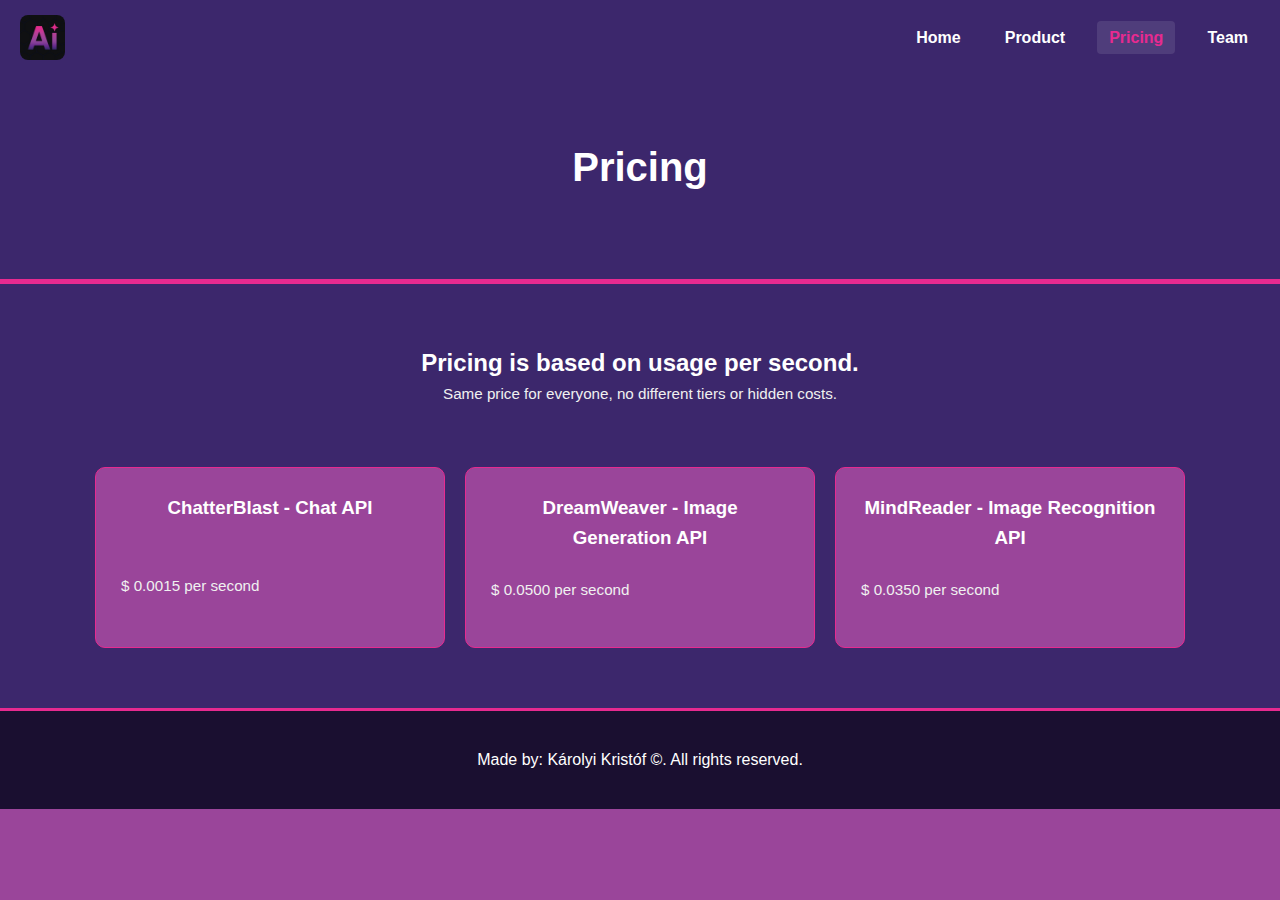
<file: pricing.html>
<!DOCTYPE html>
<html lang="en">
<head>
    <meta charset="UTF-8">
    <meta name="viewport" content="width=device-width, initial-scale=1.0">
    <title>Pricing</title>
    <link rel="stylesheet" href="style.css">
    <link rel="icon" type="image/png" sizes="32x32" href="favicon-32x32.png">
</head>
<body>

<header>
    <div class="logo">
        <img src="artificial-intelligence-ai-pictogram-technology-600nw-2514391345.jpg" alt="AI Logo">
    </div>
    <nav>
        <ul>
            <li><a href="index.html">Home</a></li>
            <li><a href="product.html">Product</a></li>
            <li><a href="pricing.html" class="active">Pricing</a></li>
            <li><a href="team.html">Team</a></li>
        </ul>
    </nav>
</header>

<main>
    <section class="main-content">
            <h1>Pricing</h1>
    </section>

    <section class="pricing">
        <div class="container">
            <h2 style="text-align: center; margin-bottom: 0;">Pricing is based on usage per second.</h2>
            <p class="description" style=" margin-bottom: 60px; margin-top: 0;">Same price for everyone, no different tiers or hidden costs.</p>
            <div class="card-grid">
                <div class="card">
                    <h3 class="h1">ChatterBlast - Chat API</h3>
                    <p>$ 0.0015 per second</p>
                </div>
                <div class="card">
                    <h3 class="h1">DreamWeaver - Image Generation API</h3>
                    <p>$ 0.0500 per second</p>
                </div>
                <div class="card">
                    <h3 class="h1">MindReader - Image Recognition API</h3>
                    <p>$ 0.0350 per second</p>
                </div>
            </div>
        </div>
    </section>
</main>

<footer>
    <p>Made by: Károlyi Kristóf ©. All rights reserved.</p>
</footer>
    
</body>

</html>
</file>
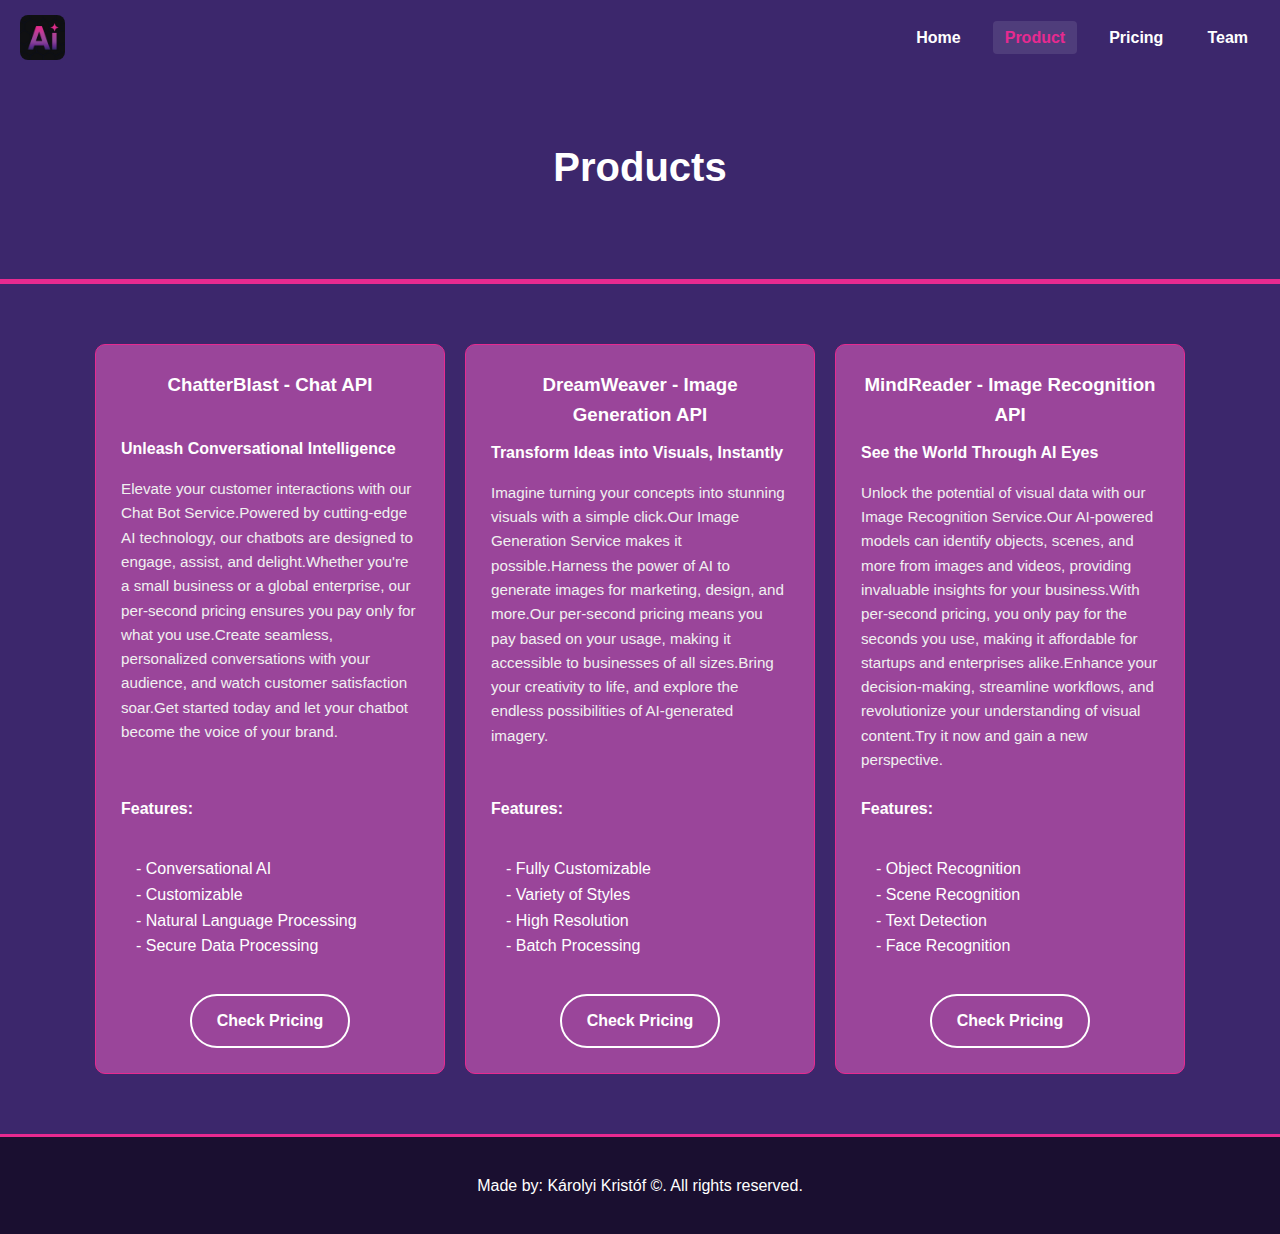
<file: product.html>
<!DOCTYPE html>
<html lang="en">
<head>
    <meta charset="UTF-8">
    <meta name="viewport" content="width=device-width, initial-scale=1.0">
    <title>Product</title>
    <link rel="stylesheet" href="style.css">
    <link rel="icon" type="image/png" sizes="32x32" href="favicon-32x32.png">
    <link rel="icon" type="image/png" sizes="16x16" href="favicon-16x16.png">
</head>
<body>
    
    <header>
        <div class="logo">
            <img src="artificial-intelligence-ai-pictogram-technology-600nw-2514391345.jpg" alt="AI Logo">
        </div>
        <nav>
            <ul>
                <li><a href="index.html">Home</a></li>
                <li><a href="product.html" class="active">Product</a></li>
                <li><a href="pricing.html">Pricing</a></li>
                <li><a href="team.html">Team</a></li>
            </ul>
        </nav>
    </header>

    <main>
        <section class="main-content">
            <h1>Products</h1>
        </section>

        <section class="products">
            <div class="container">
                <div class="card-grid">
                    <div class="card">
                        <h3 class="h1">ChatterBlast - Chat API</h3>
                        <h4 class="h2">Unleash Conversational Intelligence</h4>
                        <p class="description">Elevate your customer interactions with our Chat Bot Service.Powered by cutting-edge AI technology, our chatbots are designed to engage, assist, and delight.Whether you're a small business or a global enterprise, our per-second pricing ensures you pay only for what you use.Create seamless, personalized conversations with your audience, and watch customer satisfaction soar.Get started today and let your chatbot become the voice of your brand.</p>
                        <h4 style="text-align: left; padding-left: 0;">Features:</h4>
                        <p>
                            <ul>
                                <li style="list-style-type:none">- Conversational AI</li>
                                <li style="list-style-type:none">- Customizable</li>
                                <li style="list-style-type:none">- Natural Language Processing</li>
                                <li style="list-style-type:none">- Secure Data Processing</li>
                            </ul>
                        </p>
                        <a href="pricing.html" class="btn btn-second">Check Pricing</a>
                    </div>
                    <div class="card">
                        <h3 class="h1">DreamWeaver - Image Generation API</h3>
                        <h4 class="h2 ">Transform Ideas into Visuals, Instantly</h4>
                        <p class="description">Imagine turning your concepts into stunning visuals with a simple click.Our Image Generation Service makes it possible.Harness the power of AI to generate images for marketing, design, and more.Our per-second pricing means you pay based on your usage, making it accessible to businesses of all sizes.Bring your creativity to life, and explore the endless possibilities of AI-generated imagery.</p>
                        <h4 style="text-align: left; padding-left: 0;">Features:</h4>
                        <p>
                            <ul>
                                <li style="list-style-type:none">- Fully Customizable</li>
                                <li style="list-style-type:none">- Variety of Styles</li>
                                <li style="list-style-type:none">- High Resolution</li>
                                <li style="list-style-type:none">- Batch Processing</li>
                            </ul>
                        </p>
                        <a href="pricing.html" class="btn btn-second">Check Pricing</a>
                    </div>
                    <div class="card">
                        <h3 class="h1">MindReader - Image Recognition API</h3>
                        <h4 class="h2">See the World Through AI Eyes</h4>
                        <p class="description">Unlock the potential of visual data with our Image Recognition Service.Our AI-powered models can identify objects, scenes, and more from images and videos, providing invaluable insights for your business.With per-second pricing, you only pay for the seconds you use, making it affordable for startups and enterprises alike.Enhance your decision-making, streamline workflows, and revolutionize your understanding of visual content.Try it now and gain a new perspective.</p>
                        <h4 style="text-align: left; padding-left: 0;">Features:</h4>
                        <p>
                            <ul>
                                <li style="list-style-type:none">- Object Recognition</li>
                                <li style="list-style-type:none">- Scene Recognition</li>
                                <li style="list-style-type:none">- Text Detection</li>
                                <li style="list-style-type:none">- Face Recognition</li>
                            </ul>
                        </p>
                        <a href="pricing.html" class="btn btn-second">Check Pricing</a>
                    </div>
                </div>
            </div>
        </section>
</main>

<footer>
    <p>Made by: Károlyi Kristóf ©. All rights reserved.</p>
</footer>

</body>

</html>
</file>
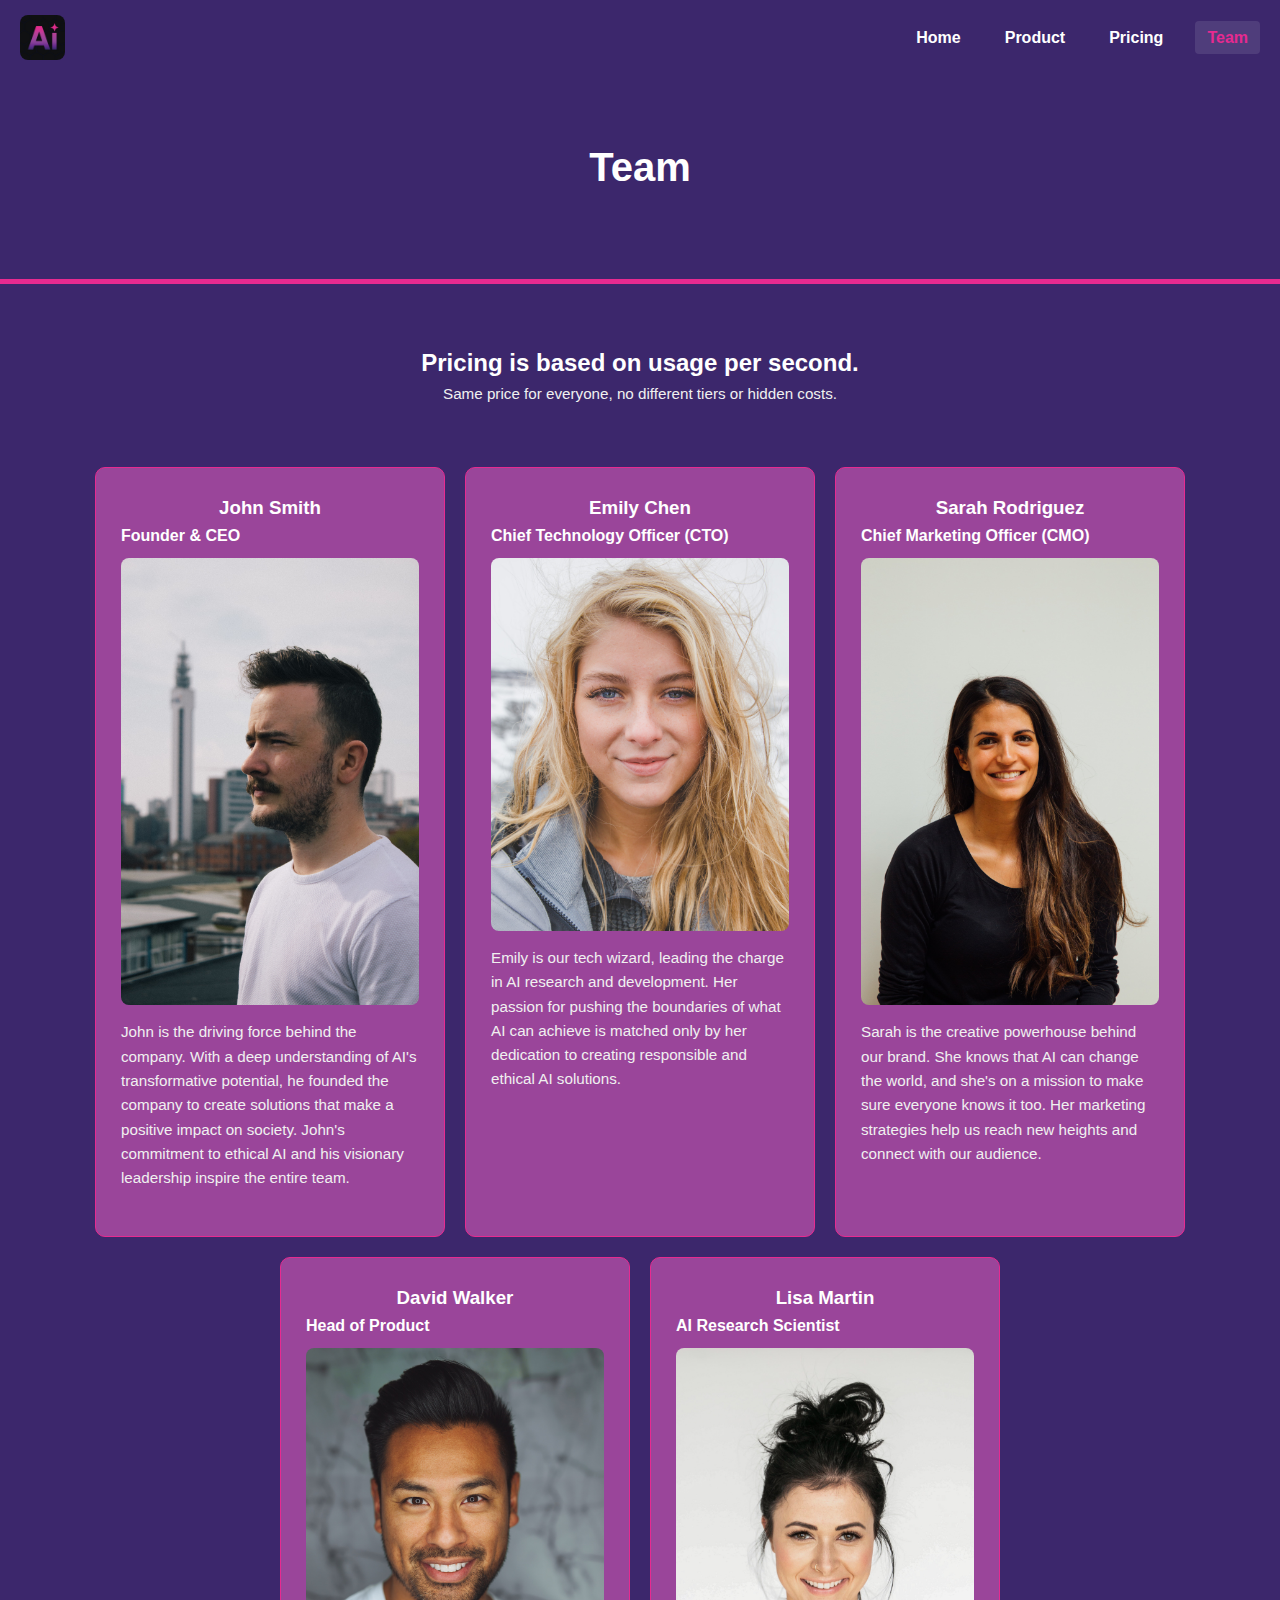
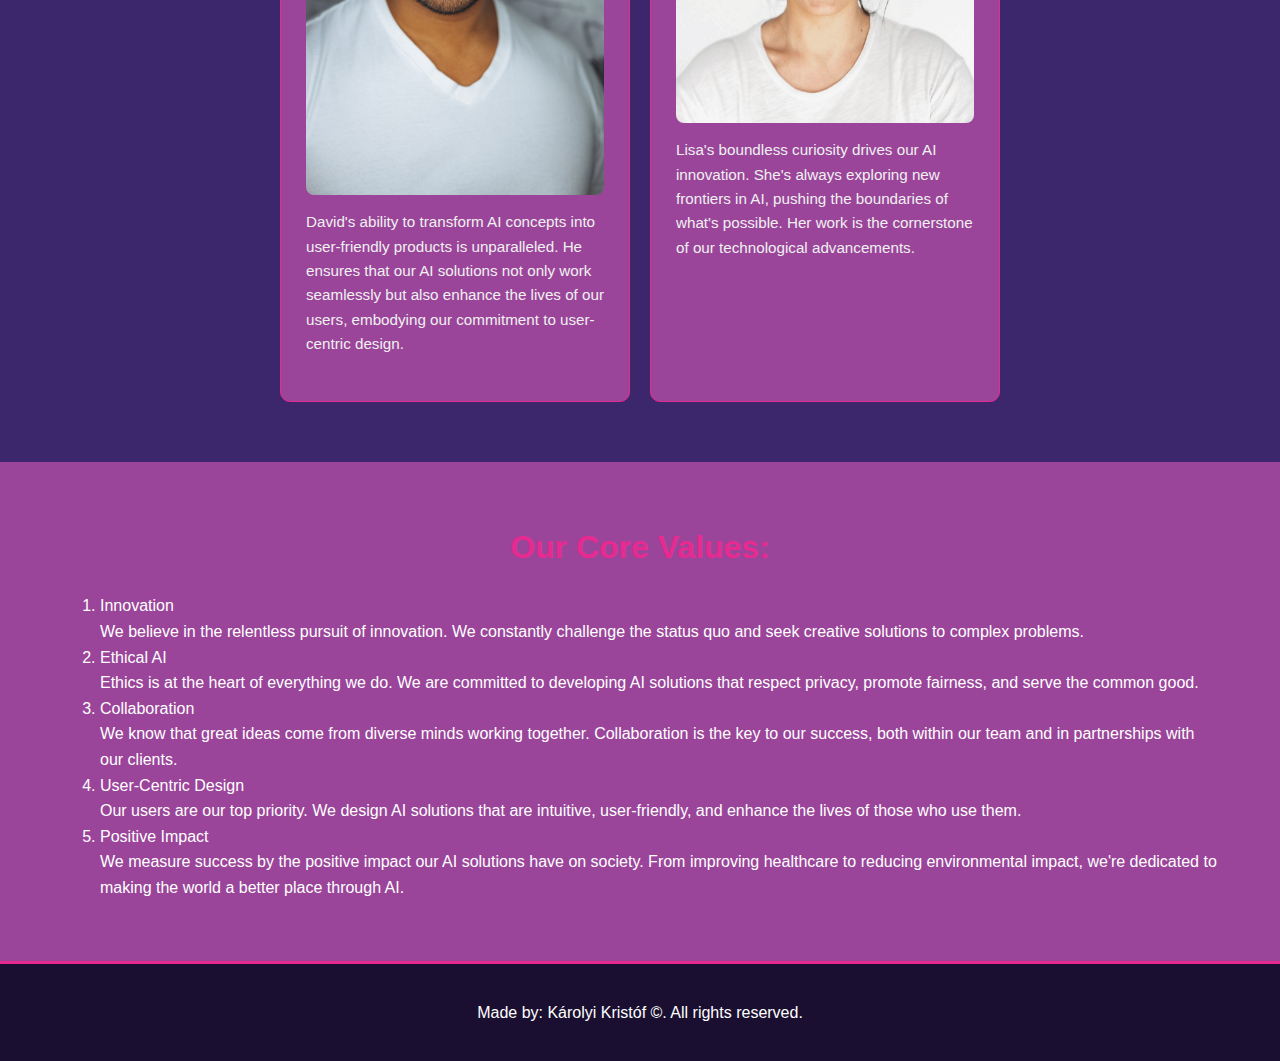
<file: team.html>
<!DOCTYPE html>
<html lang="en">
<head>
    <meta charset="UTF-8">
    <meta name="viewport" content="width=device-width, initial-scale=1.0">
    <title>Team</title>
    <link rel="stylesheet" href="style.css">
    <link rel="icon" type="image/png" sizes="32x32" href="favicon-32x32.png">
    <link rel="icon" type="image/png" sizes="16x16" href="favicon-16x16.png">
</head>
<body>
    
<header>
    <div class="logo">
        <img src="artificial-intelligence-ai-pictogram-technology-600nw-2514391345.jpg" alt="AI Logo">
    </div>
    <nav>
        <ul>
            <li><a href="index.html">Home</a></li>
            <li><a href="product.html">Product</a></li>
            <li><a href="pricing.html">Pricing</a></li>
            <li><a href="team.html" class="active">Team</a></li>
        </ul>
    </nav>
</header>

<main>
    <section class="main-content">
            <h1>Team</h1>
    </section>

    <section class="team">
        <div class="container">
            <h2 style="text-align: center; margin-bottom: 0;">Pricing is based on usage per second.</h2>
            <p class="description" style=" margin-bottom: 60px; margin-top: 0;">Same price for everyone, no different tiers or hidden costs.</p>
            <div class="card-grid">
                <div class="card">
                    <h3>John Smith</h3>
                    <h4 style="margin-bottom: 10px;">Founder & CEO</h4>
                    <img src="john-mark-arnold-xbBaOa_dd5I-unsplash.jpg" alt="John Smith">
                    <p>John is the driving force behind the company. With a deep understanding of AI's transformative potential, he founded the company to create solutions that make a positive impact on society. John's commitment to ethical AI and his visionary leadership inspire the entire team.</p>
                </div>
                <div class="card">
                    <h3>Emily Chen</h3>
                    <h4 style="margin-bottom: 10px;">Chief Technology Officer (CTO)</h4>
                    <img src="connor-wilkins-2crxTr4jCkc-unsplash.jpg" alt="Emily Chen">
                    <p>Emily is our tech wizard, leading the charge in AI research and development. Her passion for pushing the boundaries of what AI can achieve is matched only by her dedication to creating responsible and ethical AI solutions.</p>
                </div>
                <div class="card">
                    <h3>Sarah Rodriguez</h3>
                    <h4 style="margin-bottom: 10px;">Chief Marketing Officer (CMO)</h4>
                    <img src="stephanie-liverani-Zz5LQe-VSMY-unsplash.jpg" alt="Sarah Rodriguez">
                    <p>Sarah is the creative powerhouse behind our brand. She knows that AI can change the world, and she's on a mission to make sure everyone knows it too. Her marketing strategies help us reach new heights and connect with our audience.</p>
                </div>
                <div class="card">
                    <h3>David Walker</h3>
                    <h4 style="margin-bottom: 10px;">Head of Product</h4>
                    <img src="joseph-gonzalez-iFgRcqHznqg-unsplash.jpg" alt="David Walker">
                    <p>David's ability to transform AI concepts into user-friendly products is unparalleled. He ensures that our AI solutions not only work seamlessly but also enhance the lives of our users, embodying our commitment to user-centric design.</p>
                </div>
                <div class="card">
                    <h3>Lisa Martin</h3>
                    <h4 style="margin-bottom: 10px;">AI Research Scientist</h4>
                    <img src="jake-nackos-IF9TK5Uy-KI-unsplash.jpg" alt="Lisa Martin">
                    <p>Lisa's boundless curiosity drives our AI innovation. She's always exploring new frontiers in AI, pushing the boundaries of what's possible. Her work is the cornerstone of our technological advancements.</p>
                </div>
            </div>
        </div>
    </section>
        
    <section class="values">
        <div class="container">
            <h2>Our Core Values:</h2>
            <ol>
                <li>Innovation</li>
                We believe in the relentless pursuit of innovation. We constantly challenge the status quo and seek creative solutions to complex problems.
                <li>Ethical AI</li>
                Ethics is at the heart of everything we do. We are committed to developing AI solutions that respect privacy, promote fairness, and serve the common good.
                <li>Collaboration</li>
                We know that great ideas come from diverse minds working together. Collaboration is the key to our success, both within our team and in partnerships with our clients.
                <li>User-Centric Design</li>
                Our users are our top priority. We design AI solutions that are intuitive, user-friendly, and enhance the lives of those who use them.
                <li>Positive Impact</li>
                We measure success by the positive impact our AI solutions have on society. From improving healthcare to reducing environmental impact, we're dedicated to making the world a better place through AI.
            </ol>
        </div>
    </section>
</main>

<footer>
    <p>Made by: Károlyi Kristóf ©. All rights reserved.</p>
</footer>

</body>

</html>
</file>
<file: style.css>
/* body {
  margin: 0;
  padding: 0;
}

ul {
  list-style-type: none;
  margin: 0;
  padding: 0;
  overflow: hidden;
  background-color: #333333;
}

ul li {
  float: left;
}

ul li a {
  display: block;
  color: white;
  text-align: center;
  padding: 14px 16px;
  text-decoration: none;
}

ul li a:hover {
  background-color: #111111;
}
.button{
    display: inline-block;
    padding: 10px 10px;
    vertical-align: middle;
    background-color: #e72a90;
    border: 0.1px solid #e72a90;
    border-radius: 30px;
}
.box{
    margin: 1rem;

}
a{
    text-decoration: none;
    color: black;
}
.card{
    display: inline-block;
    margin-right: 0.7%;
    margin-left: 0.7%;
    width: 30%;
    border: 1px solid black;
    padding: 10px;
} */




/* --- Color Variables --- */
:root {
    --primary-pink: #e72a90;
    --dark-purple: #3c276c;
    --light-purple: #9a459a;
    --white: #ffffff;
}

/* --- Reset & Typography --- */
* {
    box-sizing: border-box;
}

body {
    margin: 0;
    padding: 0;
    font-family: 'Segoe UI', Tahoma, Geneva, Verdana, sans-serif;
    background-color: var(--light-purple);
    color: var(--white);
    line-height: 1.6;
}

h1, h2, h3 {
    margin-top: 0;
}

a {
    text-decoration: none;
    transition: 0.3s;
}

img {
    max-width: 100%;
    height: auto;
    border-radius: 8px;
}

/* --- Layout Utilities --- */
.container {
    max-width: 1200px;
    margin: 0 auto;
    padding: 0 20px;
}

.text-center {
    text-align: center;
}

/* --- Header & Navigation --- */
header {
    background-color: var(--dark-purple);
    padding: 15px 20px;
    display: flex;
    justify-content: space-between;
    align-items: center;
    flex-wrap: wrap;
    box-shadow: 0 2px 5px rgba(0,0,0,0.2);
}

.logo img {
    width: 45px;
    height: auto;
    display: block;
}

nav ul {
    list-style-type: none;
    margin: 0;
    padding: 0;
    display: flex;
    gap: 20px;
}

nav ul li a {
    color: var(--white);
    text-decoration: none;
    font-weight: bold;
    padding: 8px 12px;
    border-radius: 4px;
}

nav ul li a:hover,
nav ul li a.active {
    color: var(--primary-pink);
    background-color: rgba(255, 255, 255, 0.1);
}

/* --- main-content Section --- */
.main-content {
    background-color: var(--dark-purple);
    padding: 60px 20px;
    text-align: center;
    display: flex;
    flex-direction: column;
    align-items: center;
    border-bottom: 5px solid var(--primary-pink);
}

.main-content h1 {
    font-size: 2.5rem;
    margin-bottom: 20px;
    color: var(--white);
}

.main-content p {
    font-size: 1.2rem;
    max-width: 700px;
    margin-bottom: 30px;
    color: #ddd;
}

.main-content img {
    max-width: 100%;
    margin-top: 40px;
    box-shadow: 0 10px 20px rgba(0,0,0,0.3);
    border: 2px solid var(--primary-pink);
}

/* --- Buttons --- */
.buttons {
    display: flex;
    gap: 15px;
    justify-content: center;
    flex-wrap: wrap;
}

.btn {
    display: inline-block;
    padding: 12px 25px;
    border-radius: 30px;
    font-weight: bold;
    text-align: center;
    cursor: pointer;
}

.btn-first {
    background-color: var(--primary-pink);
    color: var(--white);
    border: 2px solid var(--primary-pink);
}

.btn-first:hover {
    background-color: var(--white);
    color: var(--primary-pink);
}

.btn-second {
    background-color: transparent;
    color: var(--white);
    border: 2px solid var(--white);
}

.btn-second:hover {
    background-color: var(--white);
    color: var(--dark-purple);
}

/* --- Sections (Intro, CTA) --- */
.intro, .Final-thoughts {
    padding: 60px 20px;
    text-align: center;
}

.intro h2, .Final-thoughts h2 {
    color: var(--primary-pink);
    margin-bottom: 20px;
    font-size: 2rem;
}

/* --- Cards (Product Suite) --- */
.products {
    padding: 60px 0;
    background-color: var(--dark-purple);
}

.card-grid {
    display: flex;
    justify-content: center;
    gap: 20px;
    flex-wrap: wrap;
}

.card {
    background-color: var(--light-purple);
    border: 1px solid var(--primary-pink);
    padding: 25px;
    border-radius: 10px;
    flex: 1 1 300px; /* Flex basis: min 300px, grow, shrink */
    max-width: 350px;
    text-align: center;
    transition: transform 0.2s;

    display: flex;
    flex-direction: column;

}

.card:hover {
    transform: translateY(-5px);
    background-color: #a95ba9;
}

.card h3 {
    color: var(--white);
    margin-bottom: 10px;
}

.card p {
    color: #f0f0f0;
    margin-bottom: 20px;
    font-size: 0.95rem;
    text-align: left;
}

.card p.description {
    flex-grow: 1;
    min-height: 300px; 
    margin-bottom: 15px;
}

.card h4, .card ul {
    margin-top: 0;
    text-align: left;
}

.card h3, .card h4 {
    margin-top: 0;
    margin-bottom: 0;
}

.card .h1{
    min-height: 3em;
    margin-bottom: 10px;
}

.card .h2{
    min-height: 1.5em;
    margin-top: 0;
    margin-bottom: 0px; 
}

.card a.btn {
    margin-top: auto; 
    align-self: center; 
    box-sizing: border-box; 
    text-align: center;
}

.card ul{
    text-align: left;
    padding-left: 15px;
    margin: 0;
}

.btn-link {
    color: var(--primary-pink);
    font-weight: bold;
    font-size: 1.1rem;
}

.btn-link:hover {
    color: var(--white);
}

.features{
    padding: 60px 0;
    background-color: var(--dark-purple);
}

.pricing{
    padding: 60px 0;
    background-color: var(--dark-purple);
}

.team{
    padding: 60px 0;
    background-color: var(--dark-purple);
}

.description{
    color: #f0f0f0;
    font-size: 0.95rem;
    text-align: center;
}

.values {
    padding: 60px 20px;
    text-align: center;
}

.values h2{
    color: var(--primary-pink);
    margin-bottom: 20px;
    font-size: 2rem;
}

.values ol{
    text-align: left; margin-bottom: 0;
}

.values p{
    margin: 0; margin-left: 5px;
}

/* --- Footer --- */
footer {
    background-color: #1a0f30; /* Very dark purple for contrast */
    text-align: center;
    padding: 20px;
    margin-top: auto;
    border-top: 3px solid var(--primary-pink);
}

/* --- Responsiveness (Mobile & Tablet) --- */

/* Mobile (max 768px) */
@media (max-width: 768px) {
    header {
        flex-direction: column;
        gap: 15px;
    }

    nav ul {
        flex-direction: column;
        width: 100%;
        text-align: center;
        gap: 5px;
    }
    
    nav ul li a {
        display: block;
        width: 100%;
    }

    .hero h1 {
        font-size: 1.8rem;
    }

    .hero p {
        font-size: 1rem;
    }
    
    .card {
        flex: 1 1 100%; /* Full width on mobile */
        max-width: 100%;
    }
}

/* Small Mobile (approx 360px) adjustments if needed */
@media (max-width: 400px) {
    .hero h1 {
        font-size: 1.5rem;
    }
    
    .btn {
        width: 100%;
        margin-bottom: 10px;
    }
    
    .buttons {
        flex-direction: column;
        width: 100%;
    }
}
</file>
